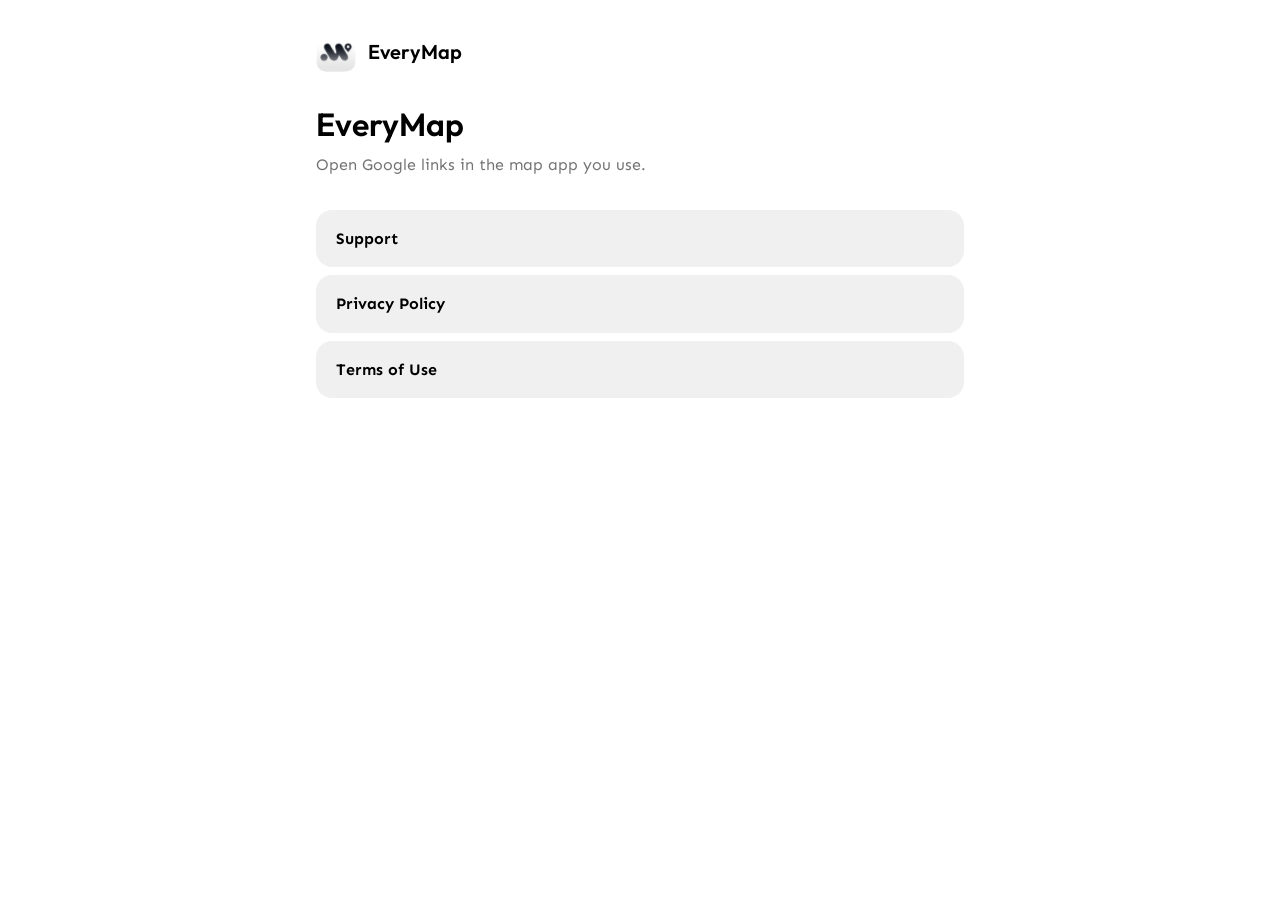
<file: index.html>
<!doctype html>
<html lang="en">
<head>
  <meta charset="utf-8">
  <meta name="viewport" content="width=device-width, initial-scale=1">
  <meta name="color-scheme" content="light dark">
  <title>EveryMap</title>
  <link rel="icon" href="assets/icon.png">
  <link rel="apple-touch-icon" href="assets/icon.png">
  <link rel="preconnect" href="https://fonts.googleapis.com">
  <link rel="preconnect" href="https://fonts.gstatic.com" crossorigin>
  <link rel="stylesheet" href="https://fonts.googleapis.com/css2?family=Outfit:wght@600&family=Sen:wght@400;700&display=swap">
  <link rel="stylesheet" href="assets/style.css">
</head>
<body>
<main>
  <header>
    <a href="./"><img src="assets/icon.png" alt=""><span>EveryMap</span></a>
  </header>

  <h1>EveryMap</h1>
  <p class="effective">Open Google links in the map app you use.</p>

  <ul class="links">
    <li><a href="support/">Support</a></li>
    <li><a href="privacy/">Privacy Policy</a></li>
    <li><a href="terms/">Terms of Use</a></li>
  </ul>
</main>
</body>
</html>
</file>
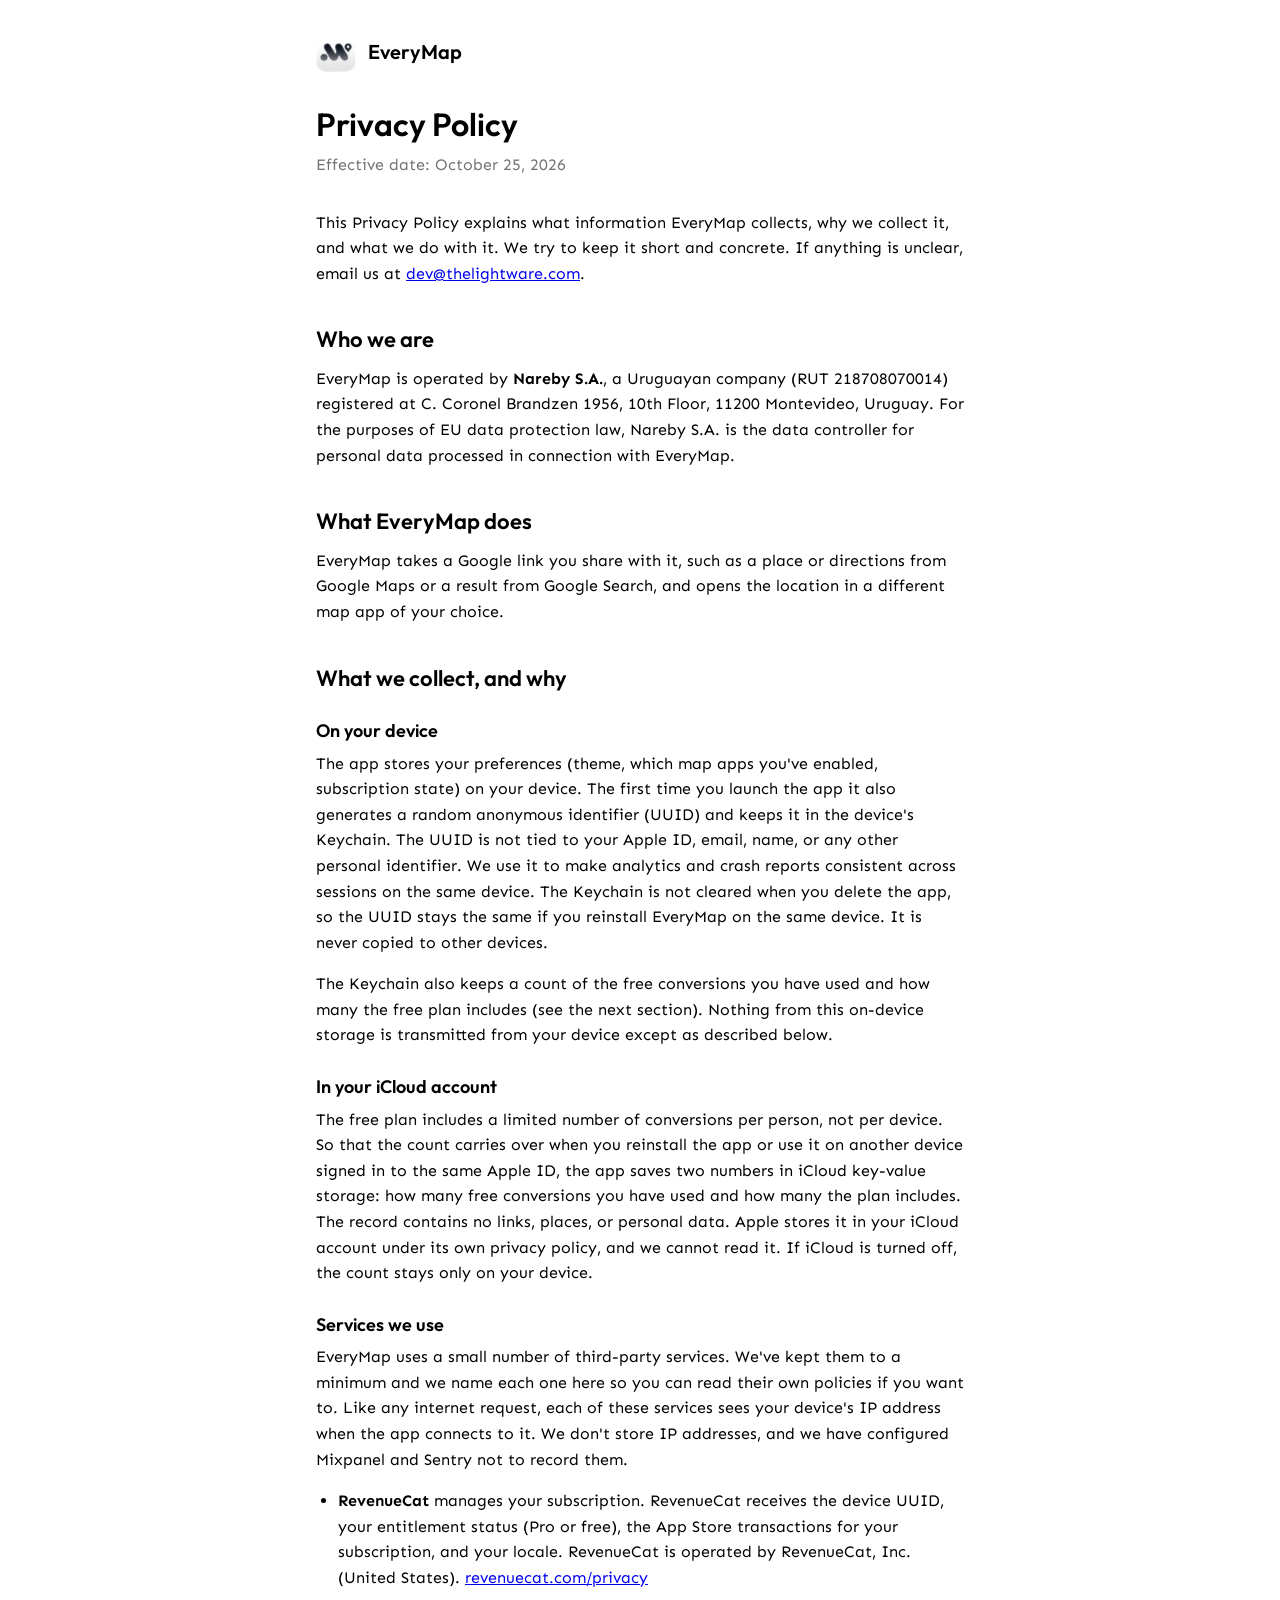
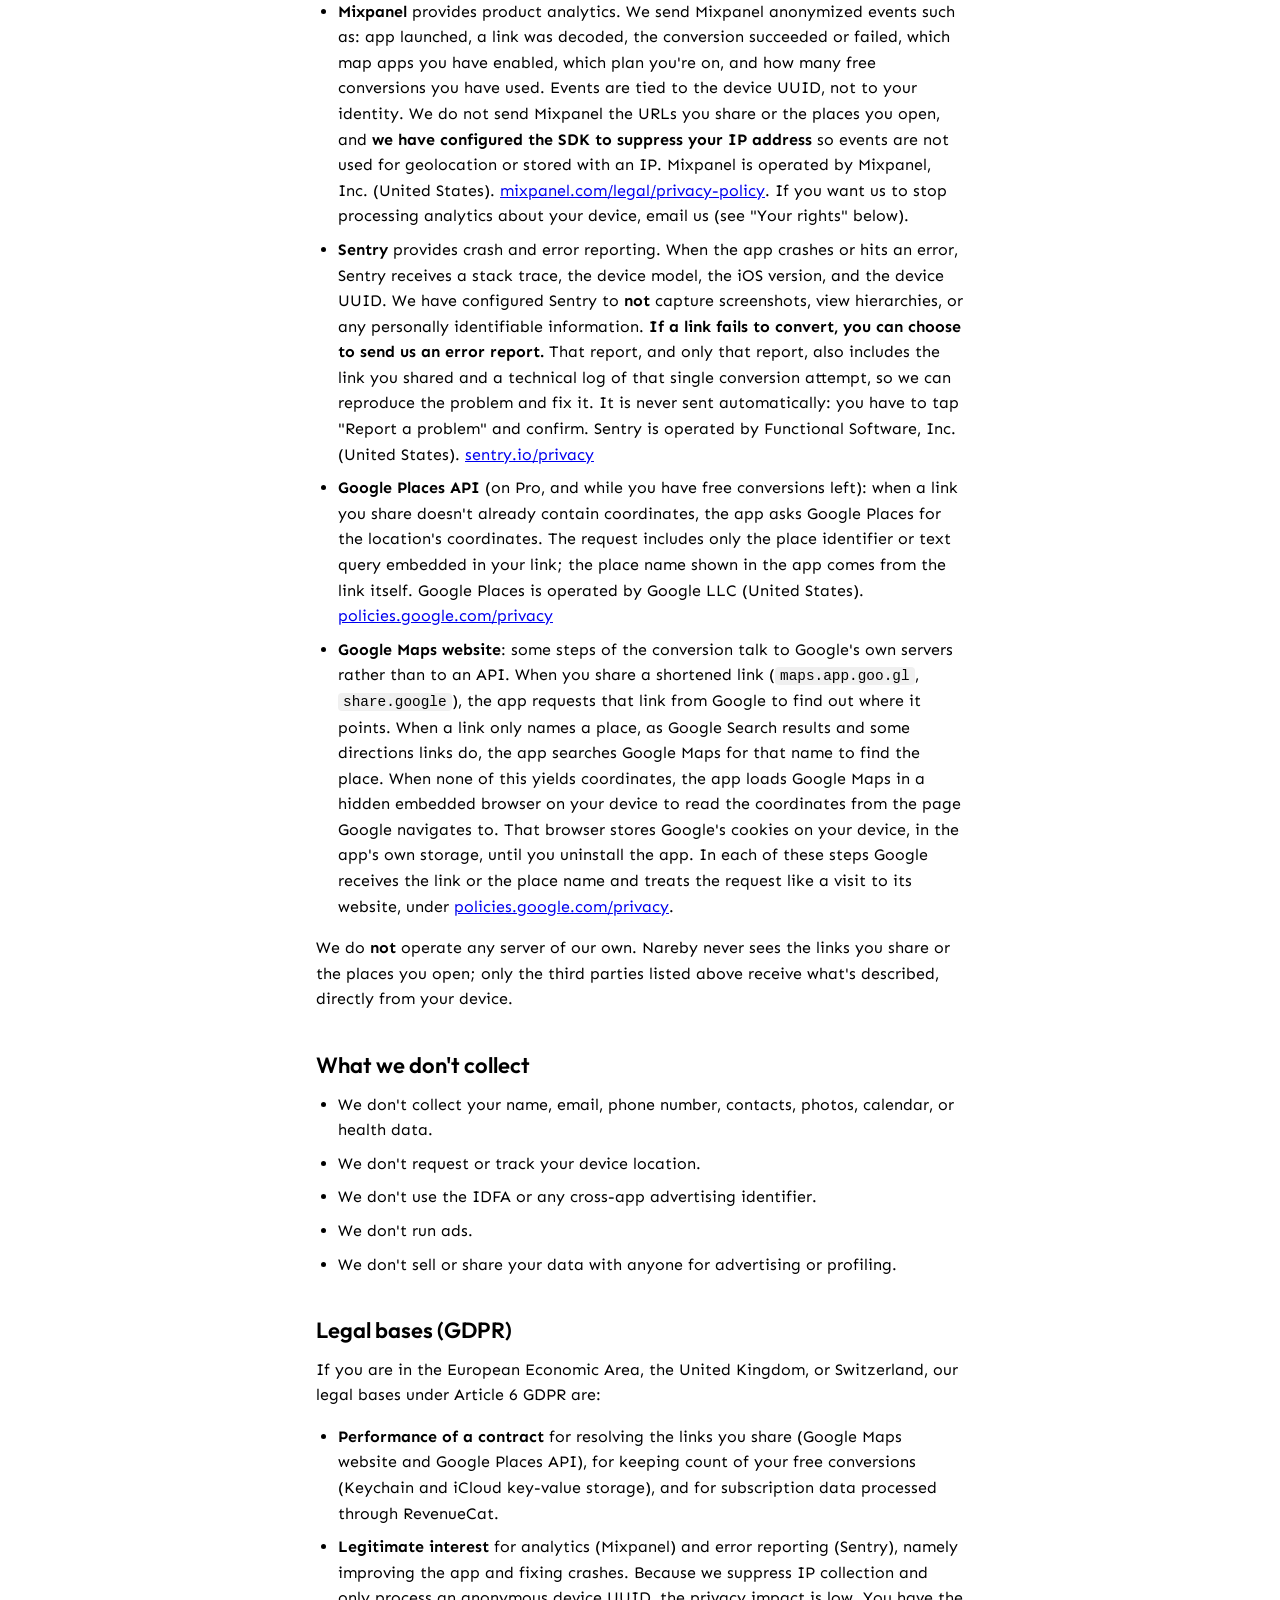
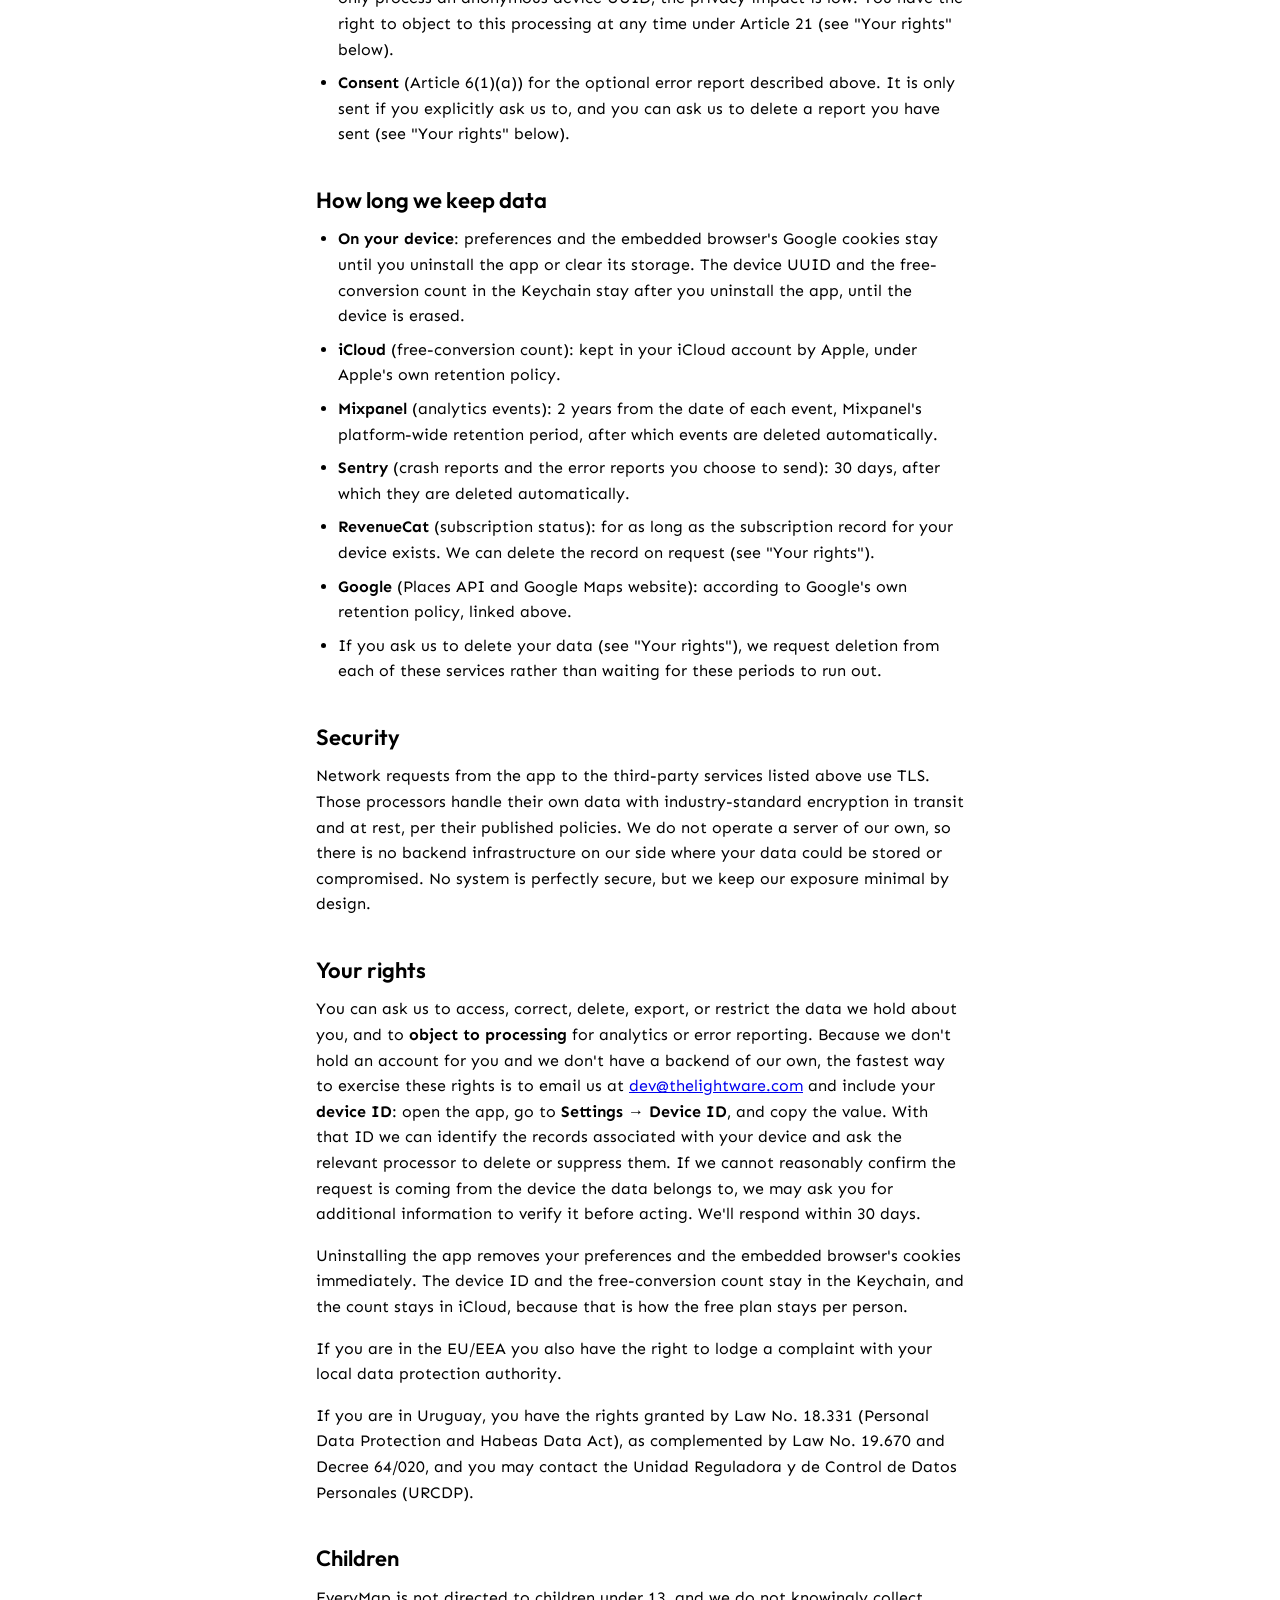
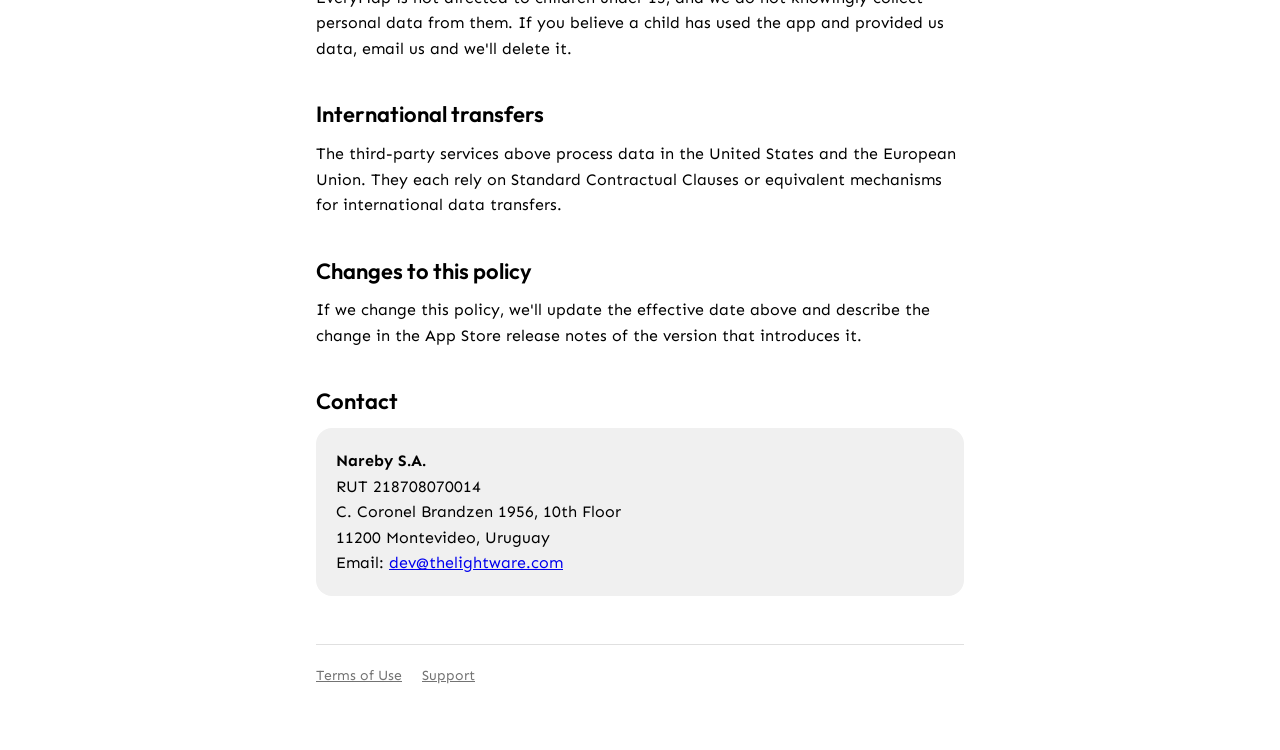
<file: privacy/index.html>
<!doctype html>
<html lang="en">
<head>
  <meta charset="utf-8">
  <meta name="viewport" content="width=device-width, initial-scale=1">
  <meta name="color-scheme" content="light dark">
  <title>Privacy Policy · EveryMap</title>
  <link rel="icon" href="../assets/icon.png">
  <link rel="apple-touch-icon" href="../assets/icon.png">
  <link rel="preconnect" href="https://fonts.googleapis.com">
  <link rel="preconnect" href="https://fonts.gstatic.com" crossorigin>
  <link rel="stylesheet" href="https://fonts.googleapis.com/css2?family=Outfit:wght@600&family=Sen:wght@400;700&display=swap">
  <link rel="stylesheet" href="../assets/style.css">
</head>
<body>
<main>
  <header>
    <a href="../"><img src="../assets/icon.png" alt=""><span>EveryMap</span></a>
  </header>

  <h1>Privacy Policy</h1>
  <p class="effective">Effective date: October 25, 2026</p>

  <p>This Privacy Policy explains what information EveryMap collects, why we collect it, and what we do with it. We try to keep it short and concrete. If anything is unclear, email us at <a href="mailto:dev@thelightware.com">dev@thelightware.com</a>.</p>

  <h2>Who we are</h2>
  <p>EveryMap is operated by <strong>Nareby S.A.</strong>, a Uruguayan company (RUT 218708070014) registered at C. Coronel Brandzen 1956, 10th Floor, 11200 Montevideo, Uruguay. For the purposes of EU data protection law, Nareby S.A. is the data controller for personal data processed in connection with EveryMap.</p>

  <h2>What EveryMap does</h2>
  <p>EveryMap takes a Google link you share with it, such as a place or directions from Google Maps or a result from Google Search, and opens the location in a different map app of your choice.</p>

  <h2>What we collect, and why</h2>

  <h3>On your device</h3>
  <p>The app stores your preferences (theme, which map apps you've enabled, subscription state) on your device. The first time you launch the app it also generates a random anonymous identifier (UUID) and keeps it in the device's Keychain. The UUID is not tied to your Apple ID, email, name, or any other personal identifier. We use it to make analytics and crash reports consistent across sessions on the same device. The Keychain is not cleared when you delete the app, so the UUID stays the same if you reinstall EveryMap on the same device. It is never copied to other devices.</p>
  <p>The Keychain also keeps a count of the free conversions you have used and how many the free plan includes (see the next section). Nothing from this on-device storage is transmitted from your device except as described below.</p>

  <h3>In your iCloud account</h3>
  <p>The free plan includes a limited number of conversions per person, not per device. So that the count carries over when you reinstall the app or use it on another device signed in to the same Apple ID, the app saves two numbers in iCloud key-value storage: how many free conversions you have used and how many the plan includes. The record contains no links, places, or personal data. Apple stores it in your iCloud account under its own privacy policy, and we cannot read it. If iCloud is turned off, the count stays only on your device.</p>

  <h3>Services we use</h3>
  <p>EveryMap uses a small number of third-party services. We've kept them to a minimum and we name each one here so you can read their own policies if you want to. Like any internet request, each of these services sees your device's IP address when the app connects to it. We don't store IP addresses, and we have configured Mixpanel and Sentry not to record them.</p>
  <ul>
    <li><strong>RevenueCat</strong> manages your subscription. RevenueCat receives the device UUID, your entitlement status (Pro or free), the App Store transactions for your subscription, and your locale. RevenueCat is operated by RevenueCat, Inc. (United States). <a href="https://www.revenuecat.com/privacy">revenuecat.com/privacy</a></li>
    <li><strong>Mixpanel</strong> provides product analytics. We send Mixpanel anonymized events such as: app launched, a link was decoded, the conversion succeeded or failed, which map apps you have enabled, which plan you're on, and how many free conversions you have used. Events are tied to the device UUID, not to your identity. We do not send Mixpanel the URLs you share or the places you open, and <strong>we have configured the SDK to suppress your IP address</strong> so events are not used for geolocation or stored with an IP. Mixpanel is operated by Mixpanel, Inc. (United States). <a href="https://mixpanel.com/legal/privacy-policy/">mixpanel.com/legal/privacy-policy</a>. If you want us to stop processing analytics about your device, email us (see "Your rights" below).</li>
    <li><strong>Sentry</strong> provides crash and error reporting. When the app crashes or hits an error, Sentry receives a stack trace, the device model, the iOS version, and the device UUID. We have configured Sentry to <strong>not</strong> capture screenshots, view hierarchies, or any personally identifiable information. <strong>If a link fails to convert, you can choose to send us an error report.</strong> That report, and only that report, also includes the link you shared and a technical log of that single conversion attempt, so we can reproduce the problem and fix it. It is never sent automatically: you have to tap "Report a problem" and confirm. Sentry is operated by Functional Software, Inc. (United States). <a href="https://sentry.io/privacy/">sentry.io/privacy</a></li>
    <li><strong>Google Places API</strong> (on Pro, and while you have free conversions left): when a link you share doesn't already contain coordinates, the app asks Google Places for the location's coordinates. The request includes only the place identifier or text query embedded in your link; the place name shown in the app comes from the link itself. Google Places is operated by Google LLC (United States). <a href="https://policies.google.com/privacy">policies.google.com/privacy</a></li>
    <li><strong>Google Maps website</strong>: some steps of the conversion talk to Google's own servers rather than to an API. When you share a shortened link (<code>maps.app.goo.gl</code>, <code>share.google</code>), the app requests that link from Google to find out where it points. When a link only names a place, as Google Search results and some directions links do, the app searches Google Maps for that name to find the place. When none of this yields coordinates, the app loads Google Maps in a hidden embedded browser on your device to read the coordinates from the page Google navigates to. That browser stores Google's cookies on your device, in the app's own storage, until you uninstall the app. In each of these steps Google receives the link or the place name and treats the request like a visit to its website, under <a href="https://policies.google.com/privacy">policies.google.com/privacy</a>.</li>
  </ul>
  <p>We do <strong>not</strong> operate any server of our own. Nareby never sees the links you share or the places you open; only the third parties listed above receive what's described, directly from your device.</p>

  <h2>What we don't collect</h2>
  <ul>
    <li>We don't collect your name, email, phone number, contacts, photos, calendar, or health data.</li>
    <li>We don't request or track your device location.</li>
    <li>We don't use the IDFA or any cross-app advertising identifier.</li>
    <li>We don't run ads.</li>
    <li>We don't sell or share your data with anyone for advertising or profiling.</li>
  </ul>

  <h2>Legal bases (GDPR)</h2>
  <p>If you are in the European Economic Area, the United Kingdom, or Switzerland, our legal bases under Article 6 GDPR are:</p>
  <ul>
    <li><strong>Performance of a contract</strong> for resolving the links you share (Google Maps website and Google Places API), for keeping count of your free conversions (Keychain and iCloud key-value storage), and for subscription data processed through RevenueCat.</li>
    <li><strong>Legitimate interest</strong> for analytics (Mixpanel) and error reporting (Sentry), namely improving the app and fixing crashes. Because we suppress IP collection and only process an anonymous device UUID, the privacy impact is low. You have the right to object to this processing at any time under Article 21 (see "Your rights" below).</li>
    <li><strong>Consent</strong> (Article 6(1)(a)) for the optional error report described above. It is only sent if you explicitly ask us to, and you can ask us to delete a report you have sent (see "Your rights" below).</li>
  </ul>

  <h2>How long we keep data</h2>
  <ul>
    <li><strong>On your device</strong>: preferences and the embedded browser's Google cookies stay until you uninstall the app or clear its storage. The device UUID and the free-conversion count in the Keychain stay after you uninstall the app, until the device is erased.</li>
    <li><strong>iCloud</strong> (free-conversion count): kept in your iCloud account by Apple, under Apple's own retention policy.</li>
    <li><strong>Mixpanel</strong> (analytics events): 2 years from the date of each event, Mixpanel's platform-wide retention period, after which events are deleted automatically.</li>
    <li><strong>Sentry</strong> (crash reports and the error reports you choose to send): 30 days, after which they are deleted automatically.</li>
    <li><strong>RevenueCat</strong> (subscription status): for as long as the subscription record for your device exists. We can delete the record on request (see "Your rights").</li>
    <li><strong>Google</strong> (Places API and Google Maps website): according to Google's own retention policy, linked above.</li>
    <li>If you ask us to delete your data (see "Your rights"), we request deletion from each of these services rather than waiting for these periods to run out.</li>
  </ul>

  <h2>Security</h2>
  <p>Network requests from the app to the third-party services listed above use TLS. Those processors handle their own data with industry-standard encryption in transit and at rest, per their published policies. We do not operate a server of our own, so there is no backend infrastructure on our side where your data could be stored or compromised. No system is perfectly secure, but we keep our exposure minimal by design.</p>

  <h2>Your rights</h2>
  <p>You can ask us to access, correct, delete, export, or restrict the data we hold about you, and to <strong>object to processing</strong> for analytics or error reporting. Because we don't hold an account for you and we don't have a backend of our own, the fastest way to exercise these rights is to email us at <a href="mailto:dev@thelightware.com">dev@thelightware.com</a> and include your <strong>device ID</strong>: open the app, go to <strong>Settings → Device ID</strong>, and copy the value. With that ID we can identify the records associated with your device and ask the relevant processor to delete or suppress them. If we cannot reasonably confirm the request is coming from the device the data belongs to, we may ask you for additional information to verify it before acting. We'll respond within 30 days.</p>
  <p>Uninstalling the app removes your preferences and the embedded browser's cookies immediately. The device ID and the free-conversion count stay in the Keychain, and the count stays in iCloud, because that is how the free plan stays per person.</p>
  <p>If you are in the EU/EEA you also have the right to lodge a complaint with your local data protection authority.</p>
  <p>If you are in Uruguay, you have the rights granted by Law No. 18.331 (Personal Data Protection and Habeas Data Act), as complemented by Law No. 19.670 and Decree 64/020, and you may contact the Unidad Reguladora y de Control de Datos Personales (URCDP).</p>

  <h2>Children</h2>
  <p>EveryMap is not directed to children under 13, and we do not knowingly collect personal data from them. If you believe a child has used the app and provided us data, email us and we'll delete it.</p>

  <h2>International transfers</h2>
  <p>The third-party services above process data in the United States and the European Union. They each rely on Standard Contractual Clauses or equivalent mechanisms for international data transfers.</p>

  <h2>Changes to this policy</h2>
  <p>If we change this policy, we'll update the effective date above and describe the change in the App Store release notes of the version that introduces it.</p>

  <h2>Contact</h2>
  <div class="contact">
    <p><strong>Nareby S.A.</strong><br>
    RUT 218708070014<br>
    C. Coronel Brandzen 1956, 10th Floor<br>
    11200 Montevideo, Uruguay<br>
    Email: <a href="mailto:dev@thelightware.com">dev@thelightware.com</a></p>
  </div>

  <footer>
    <a href="../terms/">Terms of Use</a>
    <a href="../support/">Support</a>
  </footer>
</main>
</body>
</html>
</file>
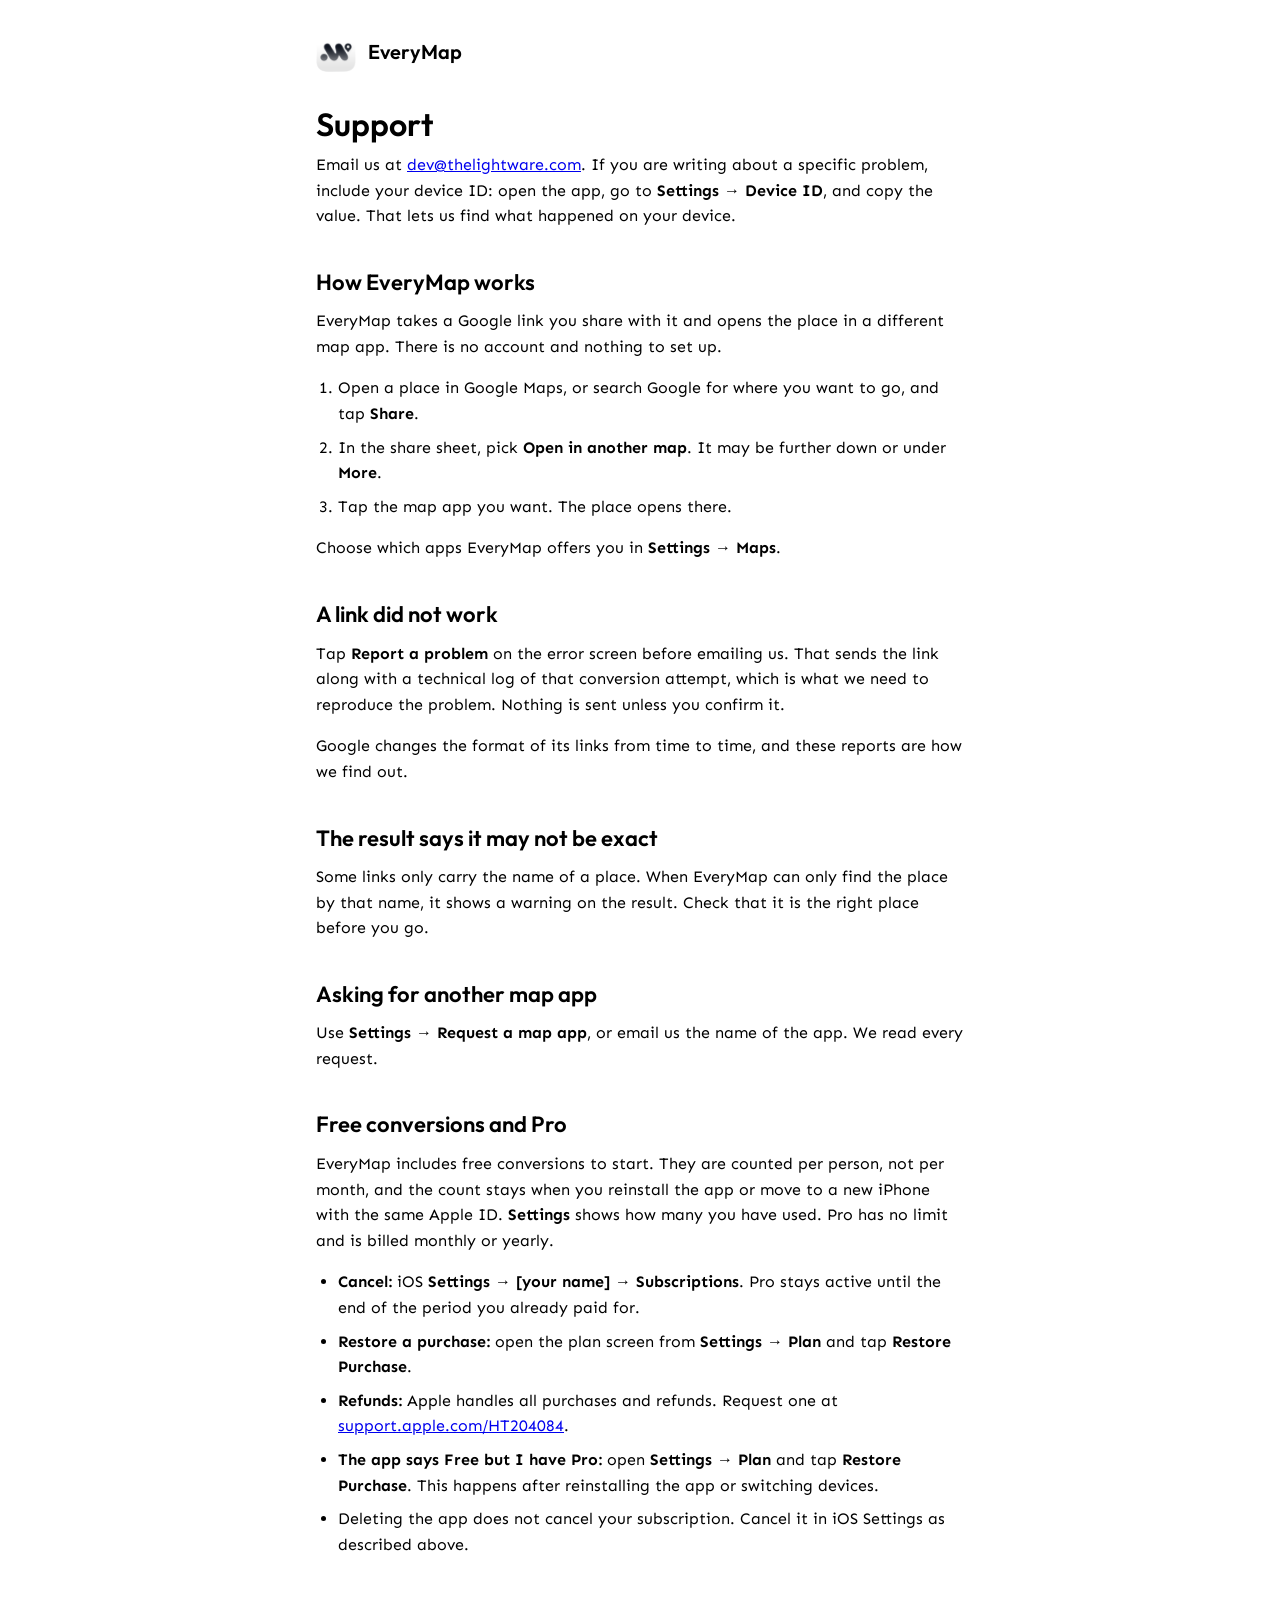
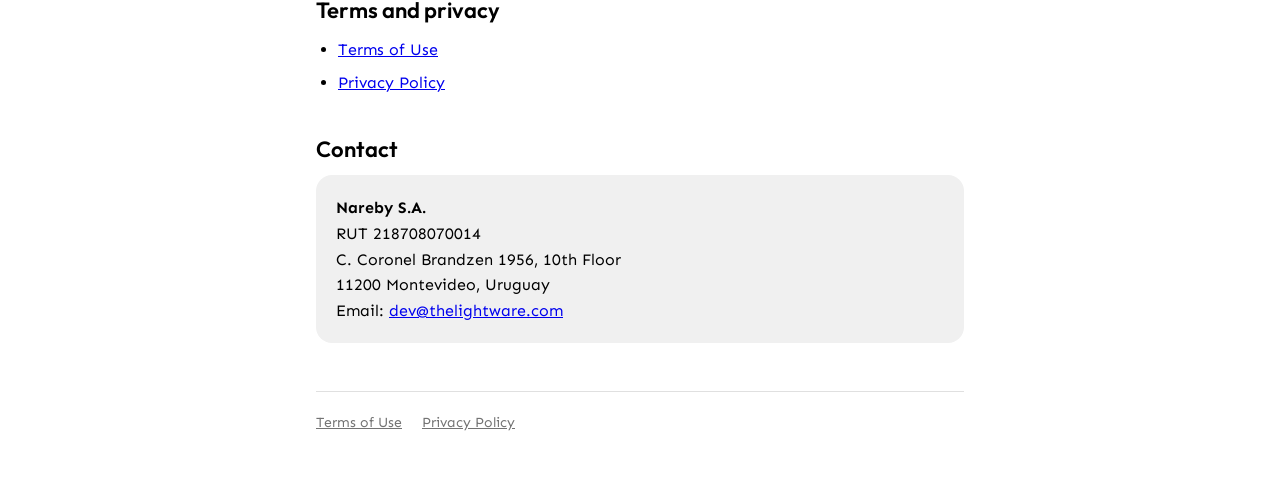
<file: support/index.html>
<!doctype html>
<html lang="en">
<head>
  <meta charset="utf-8">
  <meta name="viewport" content="width=device-width, initial-scale=1">
  <meta name="color-scheme" content="light dark">
  <title>Support · EveryMap</title>
  <link rel="icon" href="../assets/icon.png">
  <link rel="apple-touch-icon" href="../assets/icon.png">
  <link rel="preconnect" href="https://fonts.googleapis.com">
  <link rel="preconnect" href="https://fonts.gstatic.com" crossorigin>
  <link rel="stylesheet" href="https://fonts.googleapis.com/css2?family=Outfit:wght@600&family=Sen:wght@400;700&display=swap">
  <link rel="stylesheet" href="../assets/style.css">
</head>
<body>
<main>
  <header>
    <a href="../"><img src="../assets/icon.png" alt=""><span>EveryMap</span></a>
  </header>

  <h1>Support</h1>

  <p>Email us at <a href="mailto:dev@thelightware.com">dev@thelightware.com</a>. If you are writing about a specific problem, include your device ID: open the app, go to <strong>Settings → Device ID</strong>, and copy the value. That lets us find what happened on your device.</p>

  <h2>How EveryMap works</h2>
  <p>EveryMap takes a Google link you share with it and opens the place in a different map app. There is no account and nothing to set up.</p>
  <ol>
    <li>Open a place in Google Maps, or search Google for where you want to go, and tap <strong>Share</strong>.</li>
    <li>In the share sheet, pick <strong>Open in another map</strong>. It may be further down or under <strong>More</strong>.</li>
    <li>Tap the map app you want. The place opens there.</li>
  </ol>
  <p>Choose which apps EveryMap offers you in <strong>Settings → Maps</strong>.</p>

  <h2>A link did not work</h2>
  <p>Tap <strong>Report a problem</strong> on the error screen before emailing us. That sends the link along with a technical log of that conversion attempt, which is what we need to reproduce the problem. Nothing is sent unless you confirm it.</p>
  <p>Google changes the format of its links from time to time, and these reports are how we find out.</p>

  <h2>The result says it may not be exact</h2>
  <p>Some links only carry the name of a place. When EveryMap can only find the place by that name, it shows a warning on the result. Check that it is the right place before you go.</p>

  <h2>Asking for another map app</h2>
  <p>Use <strong>Settings → Request a map app</strong>, or email us the name of the app. We read every request.</p>

  <h2>Free conversions and Pro</h2>
  <p>EveryMap includes free conversions to start. They are counted per person, not per month, and the count stays when you reinstall the app or move to a new iPhone with the same Apple ID. <strong>Settings</strong> shows how many you have used. Pro has no limit and is billed monthly or yearly.</p>
  <ul>
    <li><strong>Cancel:</strong> iOS <strong>Settings → [your name] → Subscriptions</strong>. Pro stays active until the end of the period you already paid for.</li>
    <li><strong>Restore a purchase:</strong> open the plan screen from <strong>Settings → Plan</strong> and tap <strong>Restore Purchase</strong>.</li>
    <li><strong>Refunds:</strong> Apple handles all purchases and refunds. Request one at <a href="https://support.apple.com/HT204084">support.apple.com/HT204084</a>.</li>
    <li><strong>The app says Free but I have Pro:</strong> open <strong>Settings → Plan</strong> and tap <strong>Restore Purchase</strong>. This happens after reinstalling the app or switching devices.</li>
    <li>Deleting the app does not cancel your subscription. Cancel it in iOS Settings as described above.</li>
  </ul>

  <h2>Terms and privacy</h2>
  <ul>
    <li><a href="../terms/">Terms of Use</a></li>
    <li><a href="../privacy/">Privacy Policy</a></li>
  </ul>

  <h2>Contact</h2>
  <div class="contact">
    <p><strong>Nareby S.A.</strong><br>
    RUT 218708070014<br>
    C. Coronel Brandzen 1956, 10th Floor<br>
    11200 Montevideo, Uruguay<br>
    Email: <a href="mailto:dev@thelightware.com">dev@thelightware.com</a></p>
  </div>

  <footer>
    <a href="../terms/">Terms of Use</a>
    <a href="../privacy/">Privacy Policy</a>
  </footer>
</main>
</body>
</html>
</file>
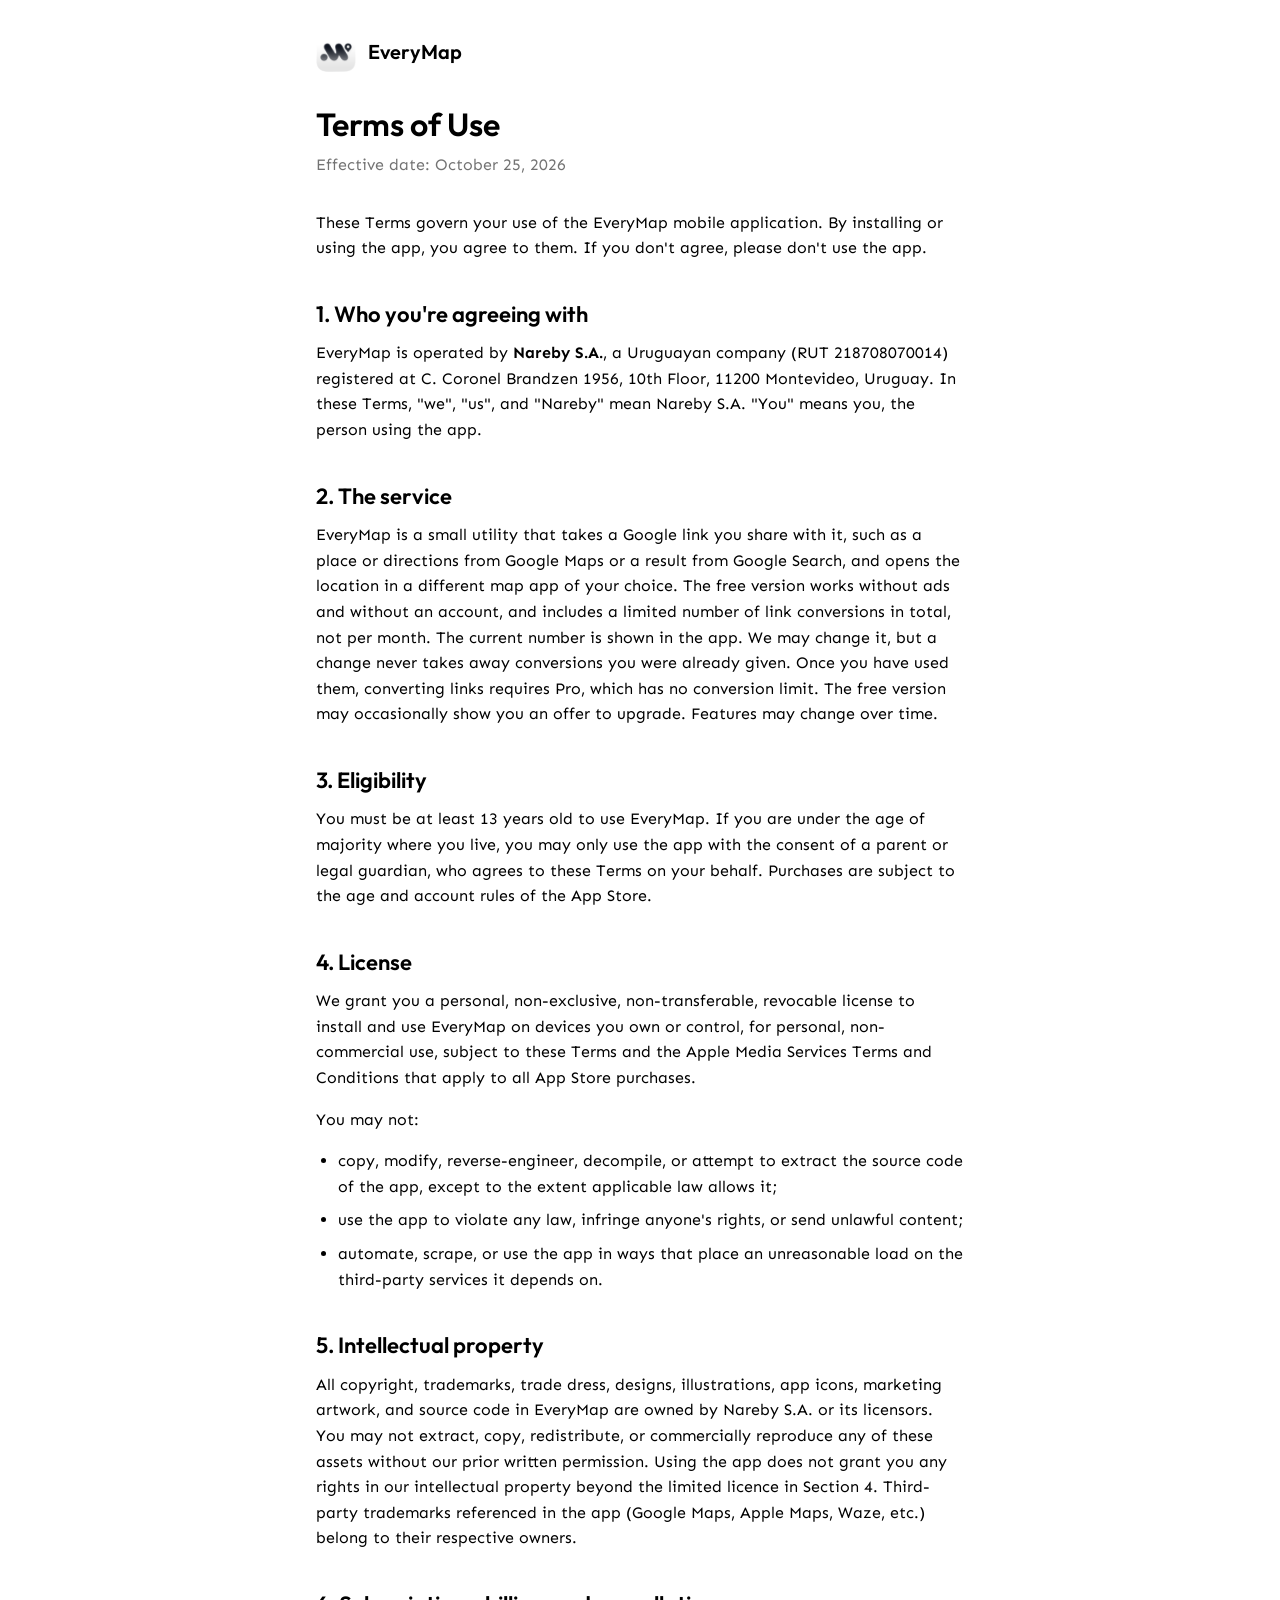
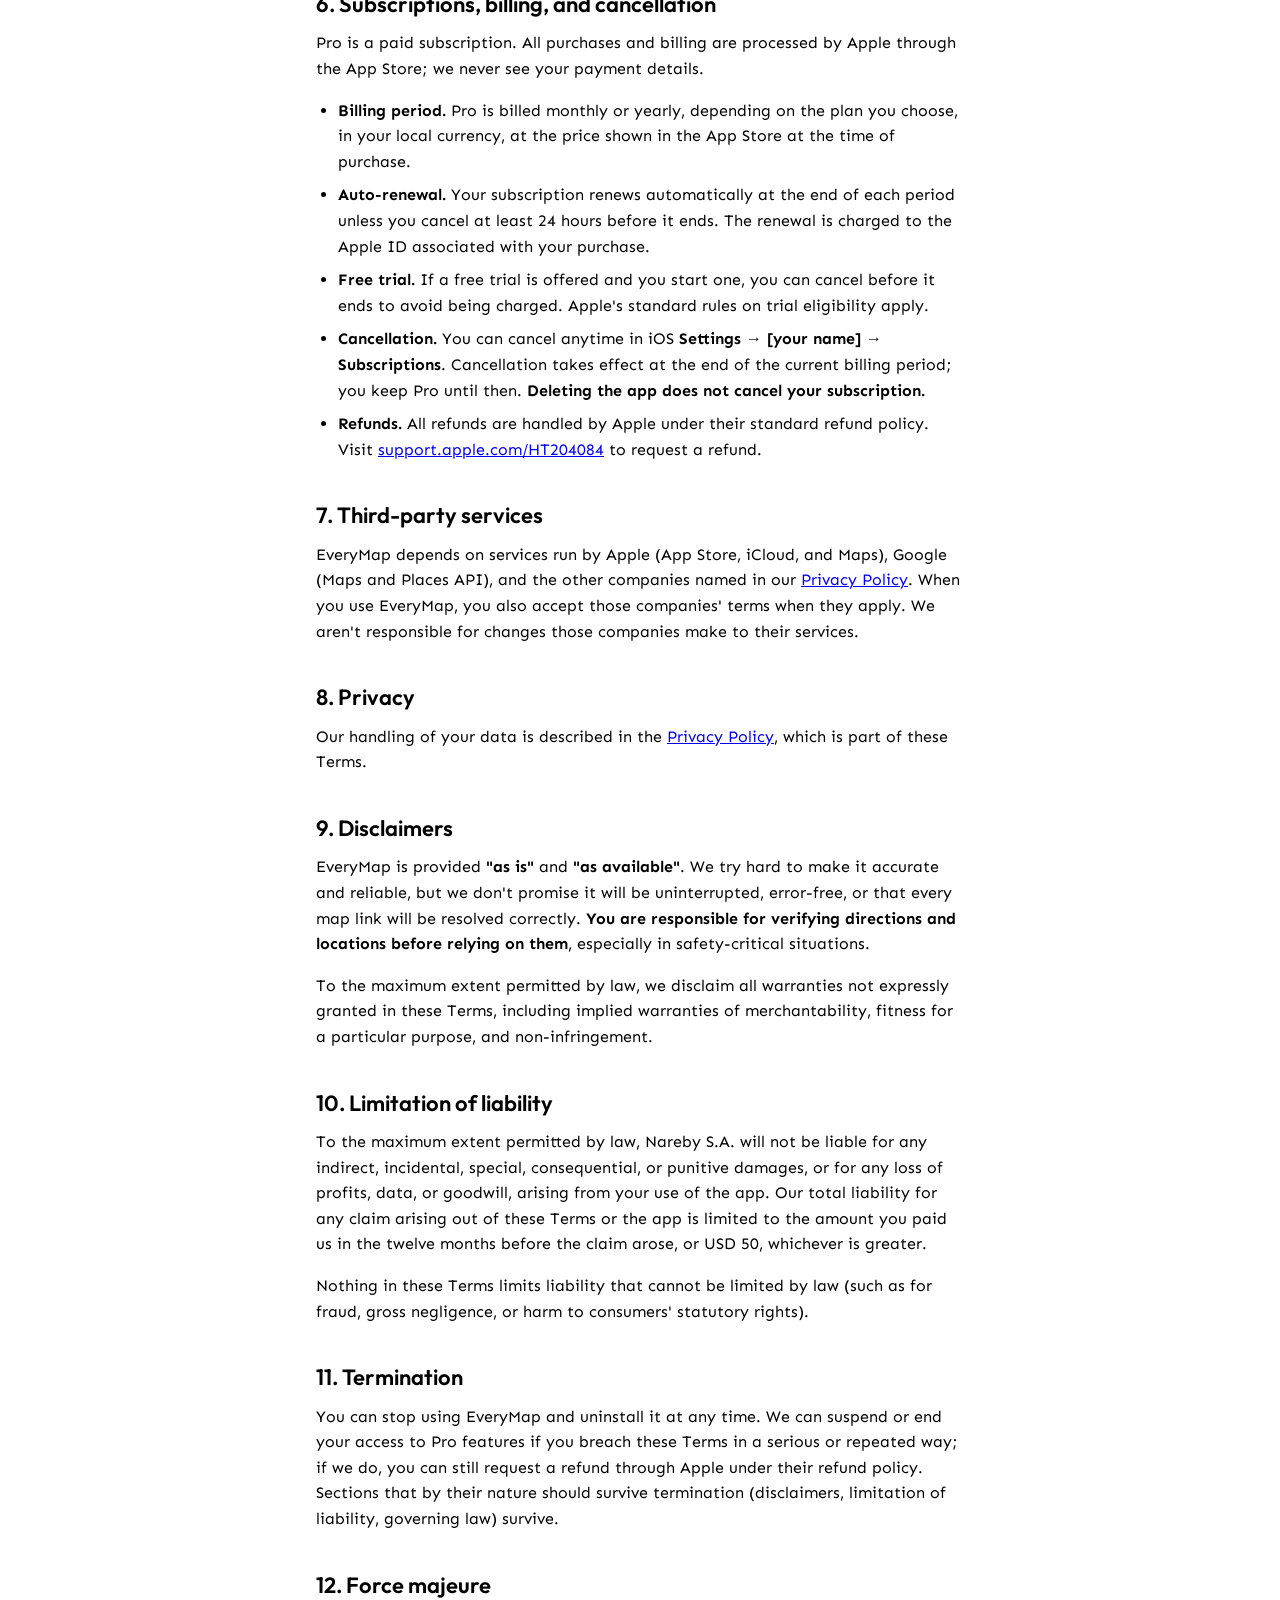
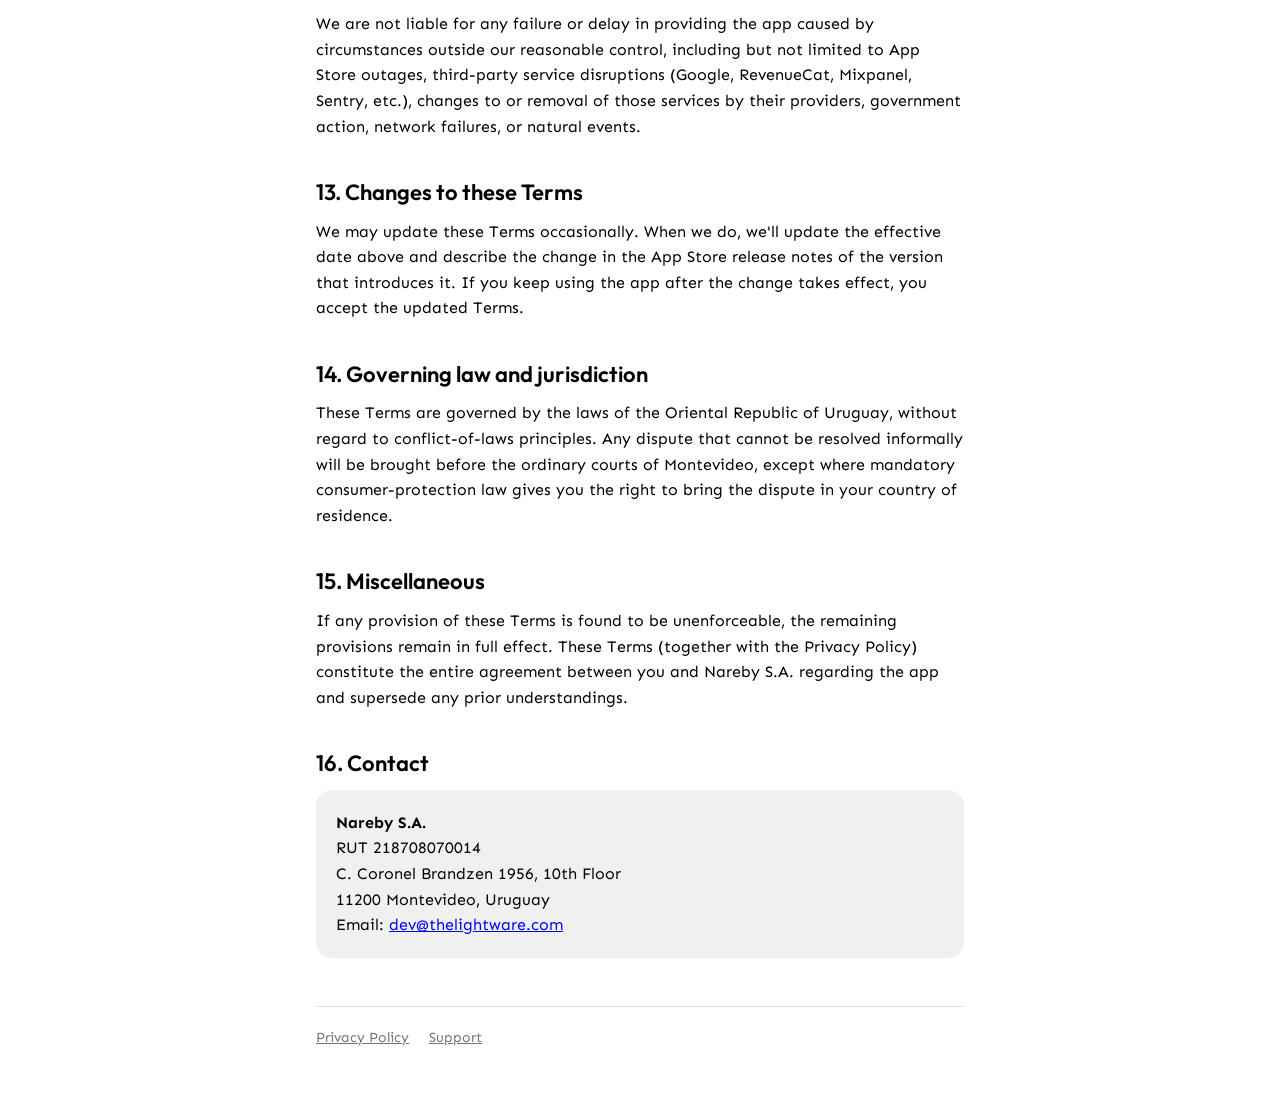
<file: terms/index.html>
<!doctype html>
<html lang="en">
<head>
  <meta charset="utf-8">
  <meta name="viewport" content="width=device-width, initial-scale=1">
  <meta name="color-scheme" content="light dark">
  <title>Terms of Use · EveryMap</title>
  <link rel="icon" href="../assets/icon.png">
  <link rel="apple-touch-icon" href="../assets/icon.png">
  <link rel="preconnect" href="https://fonts.googleapis.com">
  <link rel="preconnect" href="https://fonts.gstatic.com" crossorigin>
  <link rel="stylesheet" href="https://fonts.googleapis.com/css2?family=Outfit:wght@600&family=Sen:wght@400;700&display=swap">
  <link rel="stylesheet" href="../assets/style.css">
</head>
<body>
<main>
  <header>
    <a href="../"><img src="../assets/icon.png" alt=""><span>EveryMap</span></a>
  </header>

  <h1>Terms of Use</h1>
  <p class="effective">Effective date: October 25, 2026</p>

  <p>These Terms govern your use of the EveryMap mobile application. By installing or using the app, you agree to them. If you don't agree, please don't use the app.</p>

  <h2>1. Who you're agreeing with</h2>
  <p>EveryMap is operated by <strong>Nareby S.A.</strong>, a Uruguayan company (RUT 218708070014) registered at C. Coronel Brandzen 1956, 10th Floor, 11200 Montevideo, Uruguay. In these Terms, "we", "us", and "Nareby" mean Nareby S.A. "You" means you, the person using the app.</p>

  <h2>2. The service</h2>
  <p>EveryMap is a small utility that takes a Google link you share with it, such as a place or directions from Google Maps or a result from Google Search, and opens the location in a different map app of your choice. The free version works without ads and without an account, and includes a limited number of link conversions in total, not per month. The current number is shown in the app. We may change it, but a change never takes away conversions you were already given. Once you have used them, converting links requires Pro, which has no conversion limit. The free version may occasionally show you an offer to upgrade. Features may change over time.</p>

  <h2>3. Eligibility</h2>
  <p>You must be at least 13 years old to use EveryMap. If you are under the age of majority where you live, you may only use the app with the consent of a parent or legal guardian, who agrees to these Terms on your behalf. Purchases are subject to the age and account rules of the App Store.</p>

  <h2>4. License</h2>
  <p>We grant you a personal, non-exclusive, non-transferable, revocable license to install and use EveryMap on devices you own or control, for personal, non-commercial use, subject to these Terms and the Apple Media Services Terms and Conditions that apply to all App Store purchases.</p>
  <p>You may not:</p>
  <ul>
    <li>copy, modify, reverse-engineer, decompile, or attempt to extract the source code of the app, except to the extent applicable law allows it;</li>
    <li>use the app to violate any law, infringe anyone's rights, or send unlawful content;</li>
    <li>automate, scrape, or use the app in ways that place an unreasonable load on the third-party services it depends on.</li>
  </ul>

  <h2>5. Intellectual property</h2>
  <p>All copyright, trademarks, trade dress, designs, illustrations, app icons, marketing artwork, and source code in EveryMap are owned by Nareby S.A. or its licensors. You may not extract, copy, redistribute, or commercially reproduce any of these assets without our prior written permission. Using the app does not grant you any rights in our intellectual property beyond the limited licence in Section 4. Third-party trademarks referenced in the app (Google Maps, Apple Maps, Waze, etc.) belong to their respective owners.</p>

  <h2>6. Subscriptions, billing, and cancellation</h2>
  <p>Pro is a paid subscription. All purchases and billing are processed by Apple through the App Store; we never see your payment details.</p>
  <ul>
    <li><strong>Billing period.</strong> Pro is billed monthly or yearly, depending on the plan you choose, in your local currency, at the price shown in the App Store at the time of purchase.</li>
    <li><strong>Auto-renewal.</strong> Your subscription renews automatically at the end of each period unless you cancel at least 24 hours before it ends. The renewal is charged to the Apple ID associated with your purchase.</li>
    <li><strong>Free trial.</strong> If a free trial is offered and you start one, you can cancel before it ends to avoid being charged. Apple's standard rules on trial eligibility apply.</li>
    <li><strong>Cancellation.</strong> You can cancel anytime in iOS <strong>Settings → [your name] → Subscriptions</strong>. Cancellation takes effect at the end of the current billing period; you keep Pro until then. <strong>Deleting the app does not cancel your subscription.</strong></li>
    <li><strong>Refunds.</strong> All refunds are handled by Apple under their standard refund policy. Visit <a href="https://support.apple.com/HT204084">support.apple.com/HT204084</a> to request a refund.</li>
  </ul>

  <h2>7. Third-party services</h2>
  <p>EveryMap depends on services run by Apple (App Store, iCloud, and Maps), Google (Maps and Places API), and the other companies named in our <a href="../privacy/">Privacy Policy</a>. When you use EveryMap, you also accept those companies' terms when they apply. We aren't responsible for changes those companies make to their services.</p>

  <h2>8. Privacy</h2>
  <p>Our handling of your data is described in the <a href="../privacy/">Privacy Policy</a>, which is part of these Terms.</p>

  <h2>9. Disclaimers</h2>
  <p>EveryMap is provided <strong>"as is"</strong> and <strong>"as available"</strong>. We try hard to make it accurate and reliable, but we don't promise it will be uninterrupted, error-free, or that every map link will be resolved correctly. <strong>You are responsible for verifying directions and locations before relying on them</strong>, especially in safety-critical situations.</p>
  <p>To the maximum extent permitted by law, we disclaim all warranties not expressly granted in these Terms, including implied warranties of merchantability, fitness for a particular purpose, and non-infringement.</p>

  <h2>10. Limitation of liability</h2>
  <p>To the maximum extent permitted by law, Nareby S.A. will not be liable for any indirect, incidental, special, consequential, or punitive damages, or for any loss of profits, data, or goodwill, arising from your use of the app. Our total liability for any claim arising out of these Terms or the app is limited to the amount you paid us in the twelve months before the claim arose, or USD 50, whichever is greater.</p>
  <p>Nothing in these Terms limits liability that cannot be limited by law (such as for fraud, gross negligence, or harm to consumers' statutory rights).</p>

  <h2>11. Termination</h2>
  <p>You can stop using EveryMap and uninstall it at any time. We can suspend or end your access to Pro features if you breach these Terms in a serious or repeated way; if we do, you can still request a refund through Apple under their refund policy. Sections that by their nature should survive termination (disclaimers, limitation of liability, governing law) survive.</p>

  <h2>12. Force majeure</h2>
  <p>We are not liable for any failure or delay in providing the app caused by circumstances outside our reasonable control, including but not limited to App Store outages, third-party service disruptions (Google, RevenueCat, Mixpanel, Sentry, etc.), changes to or removal of those services by their providers, government action, network failures, or natural events.</p>

  <h2>13. Changes to these Terms</h2>
  <p>We may update these Terms occasionally. When we do, we'll update the effective date above and describe the change in the App Store release notes of the version that introduces it. If you keep using the app after the change takes effect, you accept the updated Terms.</p>

  <h2>14. Governing law and jurisdiction</h2>
  <p>These Terms are governed by the laws of the Oriental Republic of Uruguay, without regard to conflict-of-laws principles. Any dispute that cannot be resolved informally will be brought before the ordinary courts of Montevideo, except where mandatory consumer-protection law gives you the right to bring the dispute in your country of residence.</p>

  <h2>15. Miscellaneous</h2>
  <p>If any provision of these Terms is found to be unenforceable, the remaining provisions remain in full effect. These Terms (together with the Privacy Policy) constitute the entire agreement between you and Nareby S.A. regarding the app and supersede any prior understandings.</p>

  <h2>16. Contact</h2>
  <div class="contact">
    <p><strong>Nareby S.A.</strong><br>
    RUT 218708070014<br>
    C. Coronel Brandzen 1956, 10th Floor<br>
    11200 Montevideo, Uruguay<br>
    Email: <a href="mailto:dev@thelightware.com">dev@thelightware.com</a></p>
  </div>

  <footer>
    <a href="../privacy/">Privacy Policy</a>
    <a href="../support/">Support</a>
  </footer>
</main>
</body>
</html>
</file>
<file: assets/style.css>
:root {
  color-scheme: light dark;
  --surface: color-mix(in srgb, CanvasText 6%, Canvas);
  --muted: color-mix(in srgb, CanvasText 55%, Canvas);
  --border: color-mix(in srgb, CanvasText 12%, Canvas);
}

* {
  box-sizing: border-box;
}

html {
  -webkit-text-size-adjust: 100%;
}

body {
  margin: 0;
  font-family: "Sen", -apple-system, BlinkMacSystemFont, "Helvetica Neue", Arial, sans-serif;
  font-size: 16px;
  line-height: 1.6;
}

main {
  max-width: 680px;
  margin: 0 auto;
  padding: 32px 16px 64px;
}

header {
  display: flex;
  align-items: center;
  gap: 12px;
  margin-bottom: 32px;
}

header a {
  display: flex;
  align-items: center;
  gap: 12px;
  color: inherit;
  text-decoration: none;
}

header img {
  width: 40px;
  height: 40px;
  border-radius: 10px;
}

header span {
  font-family: "Outfit", -apple-system, BlinkMacSystemFont, sans-serif;
  font-size: 20px;
  font-weight: 600;
}

h1,
h2,
h3 {
  font-family: "Outfit", -apple-system, BlinkMacSystemFont, sans-serif;
  line-height: 1.25;
}

h1 {
  font-size: 32px;
  font-weight: 600;
  margin: 0 0 8px;
}

h2 {
  font-size: 22px;
  font-weight: 600;
  margin: 40px 0 12px;
}

h3 {
  font-size: 18px;
  font-weight: 600;
  margin: 28px 0 8px;
}

p,
ul,
ol {
  margin: 0 0 16px;
}

ul,
ol {
  padding-left: 22px;
}

li {
  margin-bottom: 8px;
}

strong {
  font-weight: 700;
}

a {
  overflow-wrap: anywhere;
}

code {
  font-family: ui-monospace, SFMono-Regular, Menlo, monospace;
  font-size: 0.9em;
  background: var(--surface);
  border-radius: 4px;
  padding: 1px 5px;
}

.effective {
  color: var(--muted);
  margin-bottom: 32px;
}

.contact {
  background: var(--surface);
  border-radius: 16px;
  padding: 20px;
}

.contact p {
  margin: 0;
}

.links {
  list-style: none;
  padding: 0;
}

.links a {
  display: block;
  background: var(--surface);
  border-radius: 16px;
  padding: 16px 20px;
  color: inherit;
  font-weight: 700;
  text-decoration: none;
}

footer {
  border-top: 1px solid var(--border);
  margin-top: 48px;
  padding-top: 20px;
  color: var(--muted);
  font-size: 14px;
}

footer a {
  color: var(--muted);
  margin-right: 16px;
}
</file>
